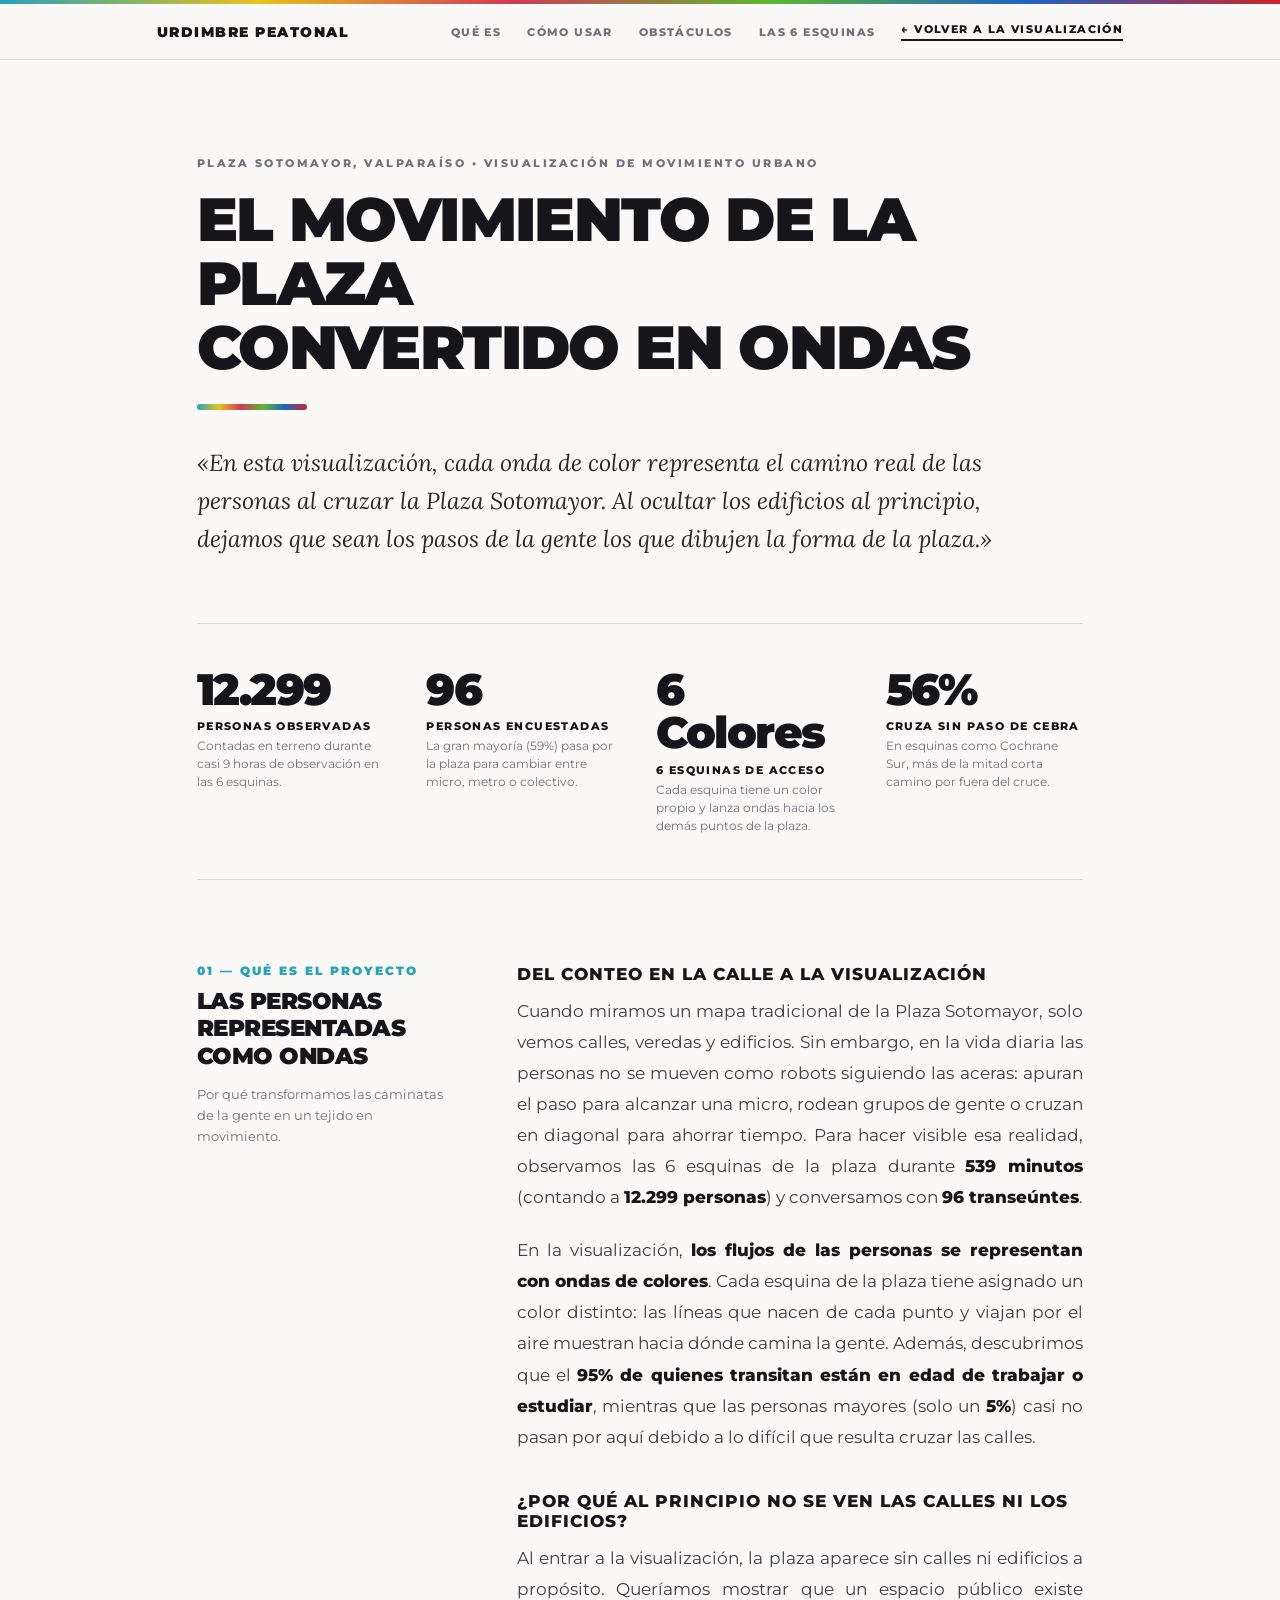
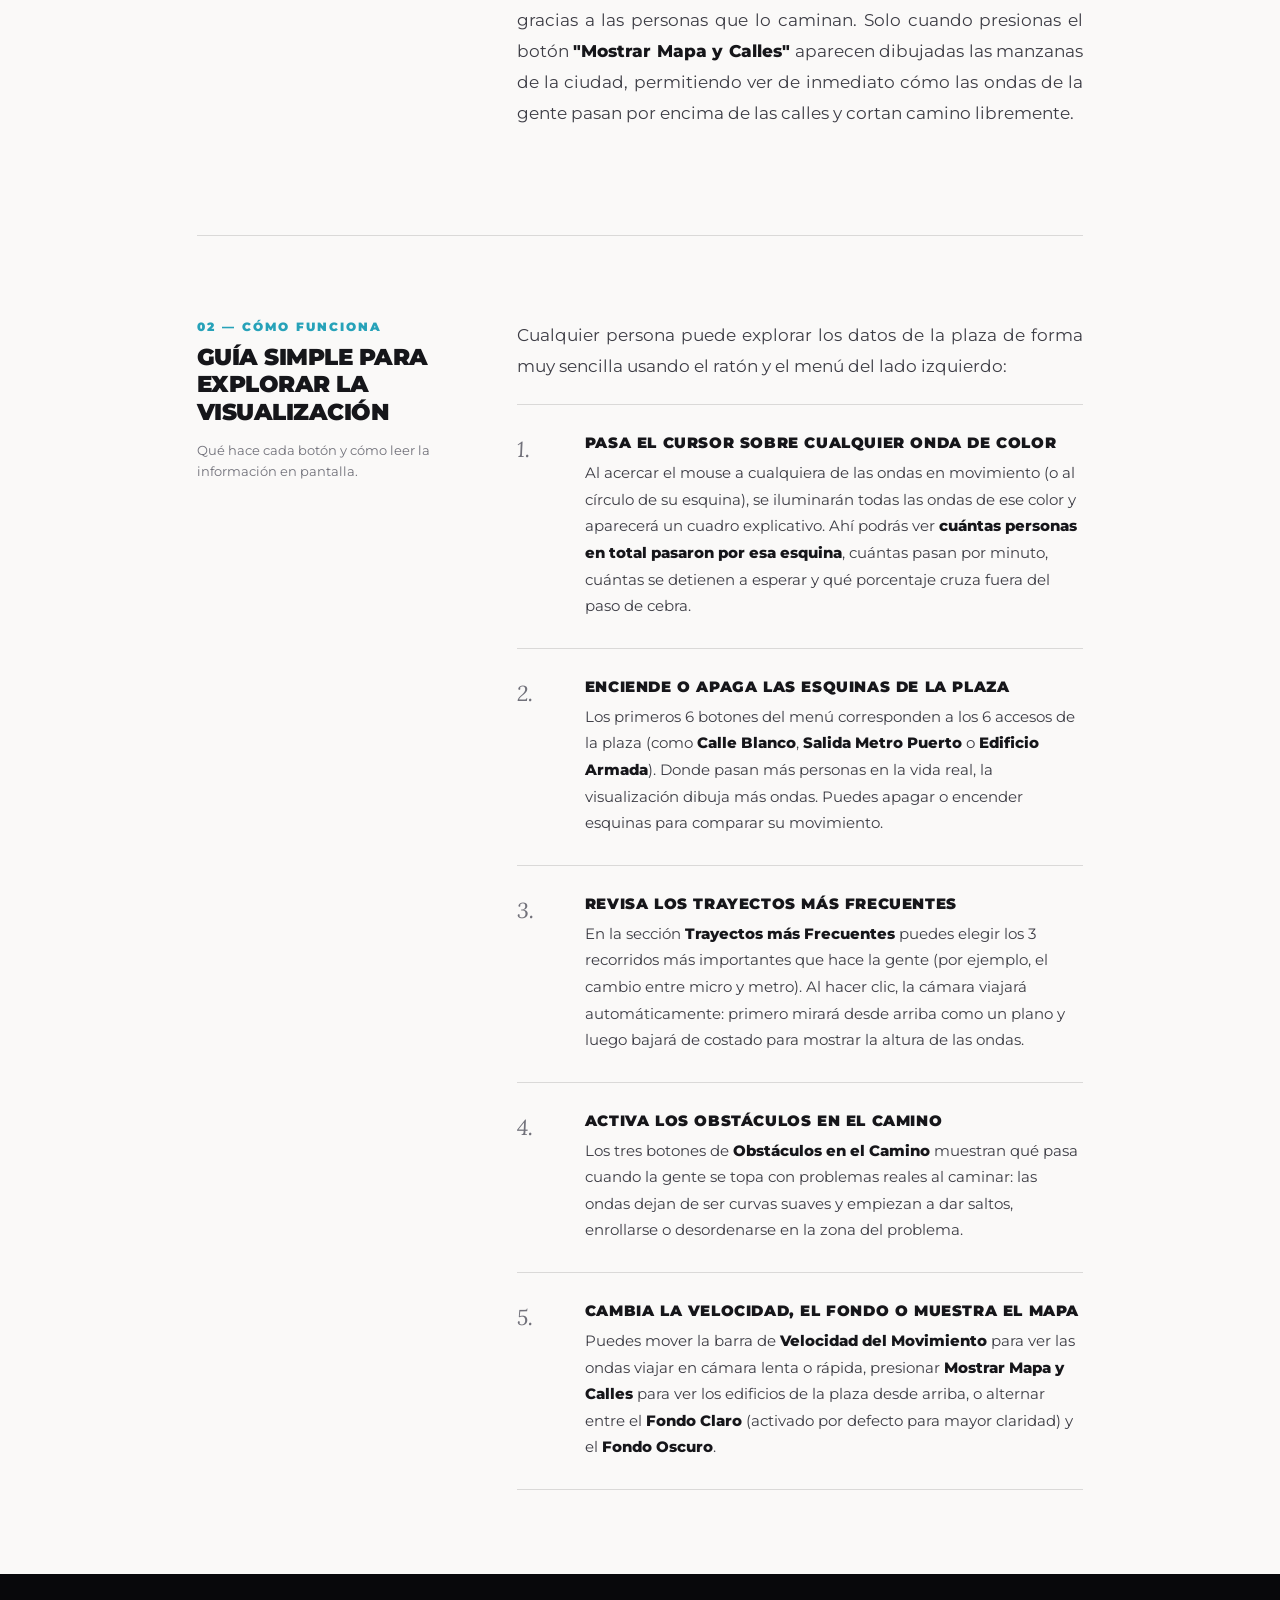
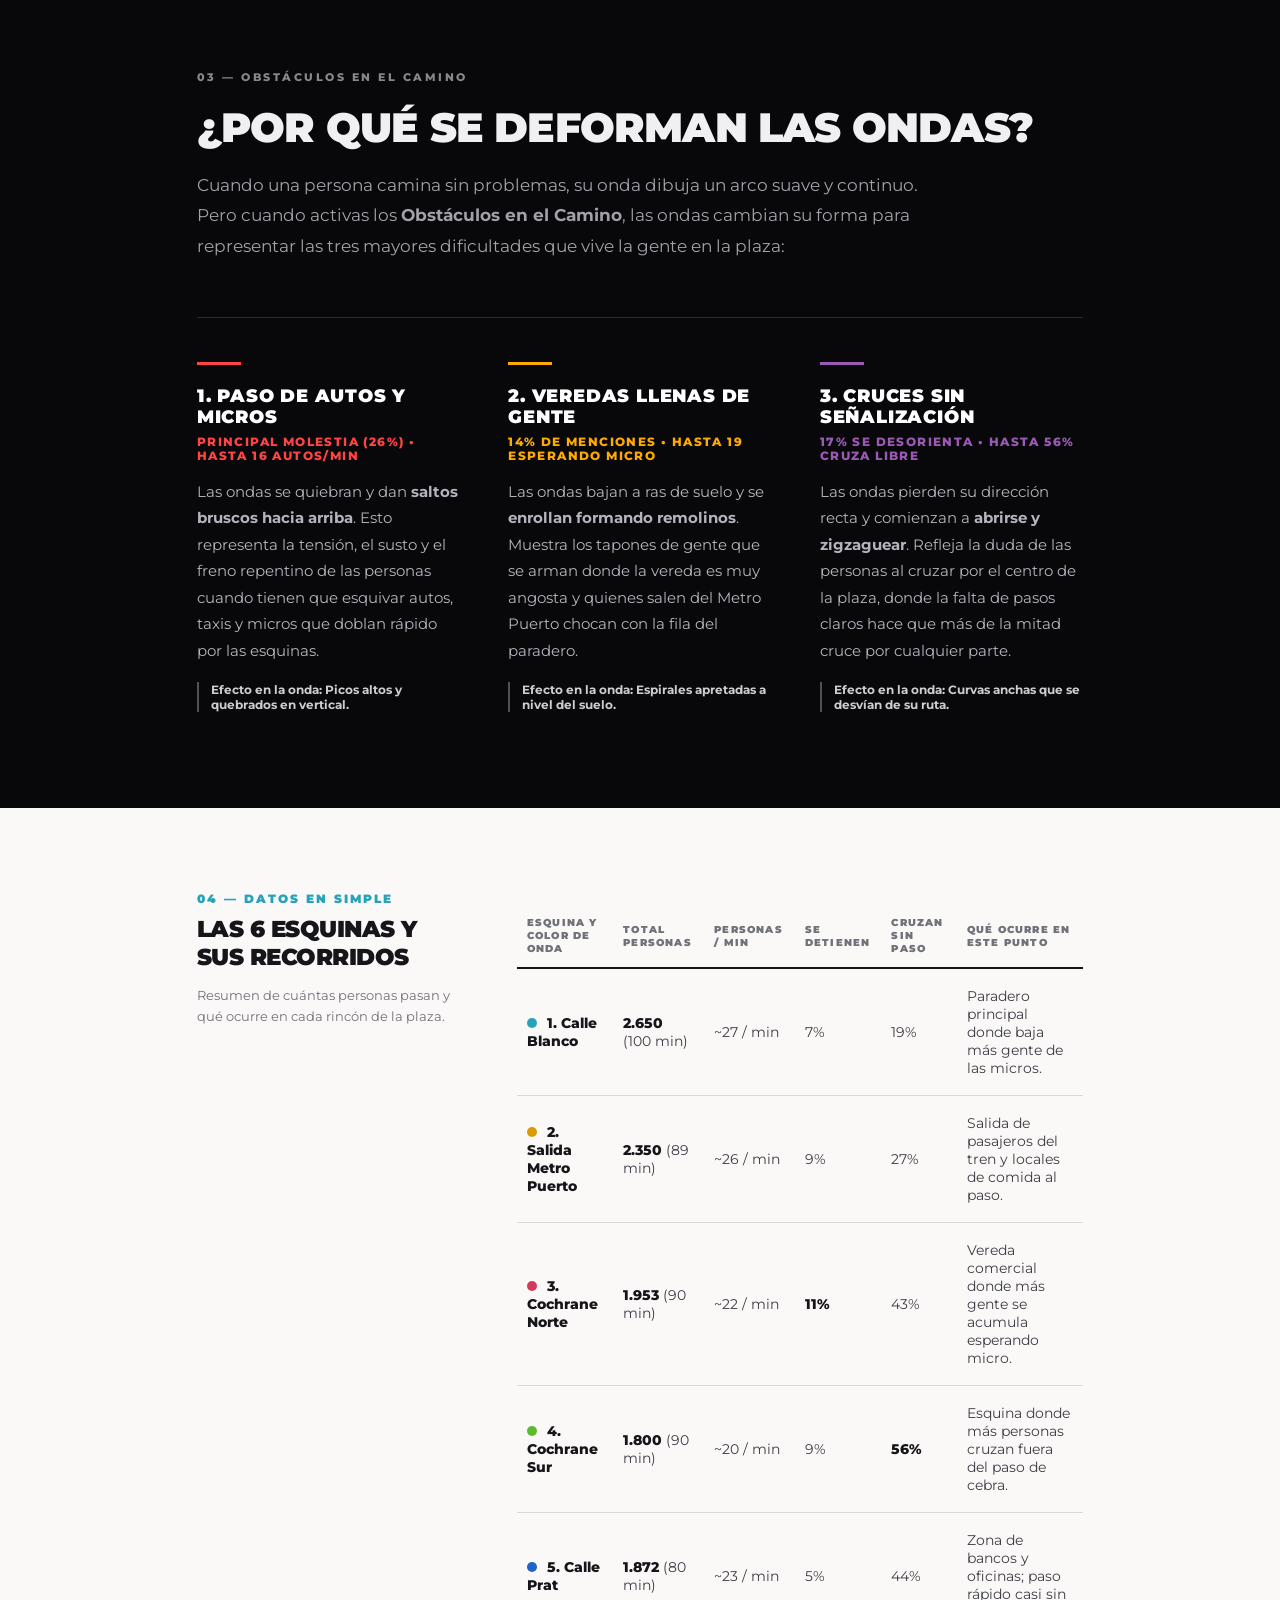
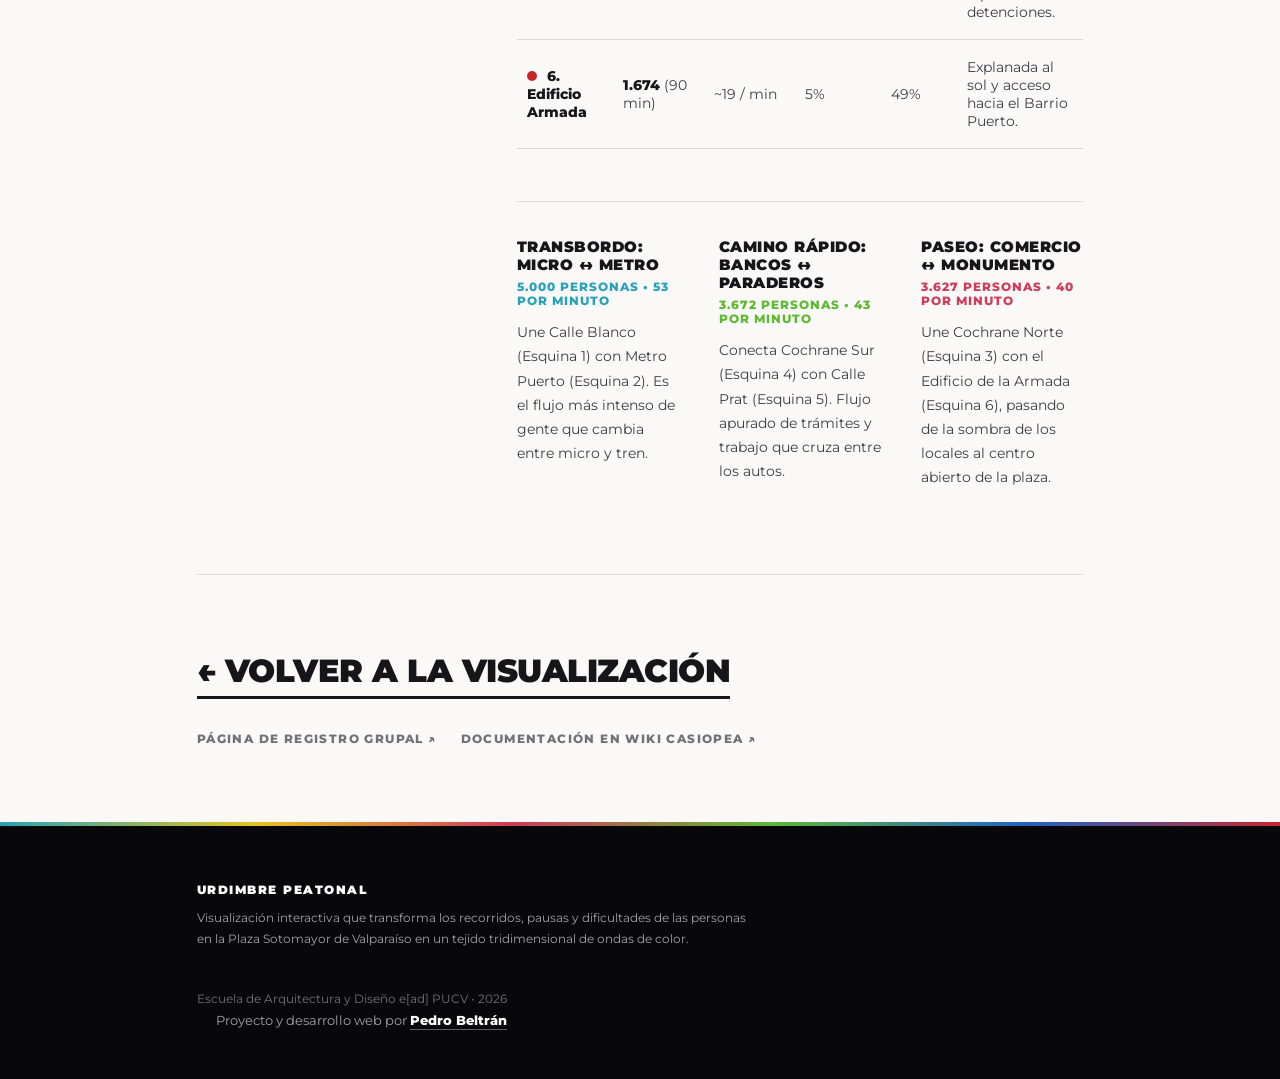
<file: landing.html>
<!DOCTYPE html>
<html lang="es">
<head>
    <meta charset="UTF-8">
    <meta name="viewport" content="width=device-width, initial-scale=1.0">
    <title>Landing — Urdimbre Peatonal | Cómo Funciona el Proyecto</title>
    <link rel="preconnect" href="https://fonts.googleapis.com">
    <link rel="preconnect" href="https://fonts.gstatic.com" crossorigin>
    <link href="https://fonts.googleapis.com/css2?family=Lora:ital,wght@0,400;0,600;1,400&family=Montserrat:wght@300;400;500;600;700;800;900&display=swap" rel="stylesheet">
    <style>
        :root {
            --bg-paper: #faf9f8;
            --bg-ink: #08080b;
            --text-main: #16161a;
            --text-body: #3d3d45;
            --text-muted: #71717a;
            --rule: rgba(22, 22, 26, 0.14);
            --c-e1: #27a2b9;
            --c-e2: #d99b00;
            --c-e3: #d13a5b;
            --c-e4: #5db930;
            --c-e5: #1f64c6;
            --c-e6: #c9252c;
        }

        * { box-sizing: border-box; }

        body, html {
            margin: 0;
            padding: 0;
            width: 100%;
            background-color: var(--bg-paper);
            color: var(--text-main);
            font-family: 'Montserrat', sans-serif;
            scroll-behavior: smooth;
            -webkit-font-smoothing: antialiased;
        }

        /* BARRA SUPERIOR MINIMALISTA SIN CAJAS */
        .top-bar {
            position: sticky;
            top: 0;
            z-index: 100;
            background: rgba(250, 249, 248, 0.92);
            backdrop-filter: blur(12px);
            -webkit-backdrop-filter: blur(12px);
            border-bottom: 1px solid var(--rule);
        }

        .color-line {
            height: 4px;
            width: 100%;
            background: linear-gradient(to right, #27a2b9, #e5c31b, #d13a5b, #5db930, #1f64c6, #c9252c);
        }

        .nav-wrap {
            max-width: 1120px;
            margin: 0 auto;
            padding: 18px 6%;
            display: flex;
            align-items: center;
            justify-content: space-between;
            gap: 20px;
            flex-wrap: wrap;
        }

        .nav-brand {
            text-decoration: none;
            color: var(--text-main);
            font-weight: 900;
            font-size: 0.85em;
            letter-spacing: 1.5px;
            text-transform: uppercase;
        }

        .nav-links {
            display: flex;
            align-items: center;
            gap: 26px;
            flex-wrap: wrap;
        }

        .nav-links a {
            text-decoration: none;
            color: var(--text-muted);
            font-size: 0.7em;
            font-weight: 800;
            text-transform: uppercase;
            letter-spacing: 1.4px;
            transition: color 0.2s ease;
        }

        .nav-links a:hover {
            color: var(--text-main);
        }

        .nav-links a.return-link {
            color: var(--text-main);
            border-bottom: 2px solid var(--text-main);
            padding-bottom: 3px;
        }

        /* PLIEGO EDITORIAL PRINCIPAL */
        .editorial-sheet {
            max-width: 1040px;
            margin: 0 auto;
            padding: 0 6%;
        }

        /* CABECERA MANIFIESTO */
        .manifesto-header {
            padding: 96px 0 64px 0;
            border-bottom: 1px solid var(--rule);
        }

        .kicker {
            font-size: 0.7em;
            font-weight: 800;
            text-transform: uppercase;
            letter-spacing: 2.5px;
            color: var(--text-muted);
            display: block;
            margin-bottom: 18px;
        }

        .manifesto-header h1 {
            font-size: clamp(2.2em, 4.8vw, 3.9em);
            font-weight: 900;
            text-transform: uppercase;
            letter-spacing: -1.6px;
            line-height: 1.04;
            margin: 0 0 24px 0;
            color: var(--text-main);
        }

        .color-bar {
            height: 6px;
            width: 110px;
            margin-bottom: 34px;
            background: linear-gradient(to right, #27a2b9, #e5c31b, #d13a5b, #5db930, #1f64c6, #c9252c);
            border-radius: 3px;
        }

        .lead-quote {
            font-family: 'Lora', serif;
            font-style: italic;
            font-size: clamp(1.15em, 1.9vw, 1.45em);
            line-height: 1.65;
            color: #2c2927;
            max-width: 800px;
            margin: 0;
        }

        /* FRANJA ABIERTA DE CIFRAS (SIN CAJAS) */
        .open-metrics {
            display: grid;
            grid-template-columns: repeat(4, 1fr);
            gap: 32px;
            padding: 44px 0;
            border-bottom: 1px solid var(--rule);
        }

        .metric-item .m-num {
            display: block;
            font-size: clamp(2em, 3.4vw, 2.9em);
            font-weight: 900;
            letter-spacing: -1.5px;
            line-height: 1;
            color: var(--text-main);
            margin-bottom: 8px;
        }

        .metric-item .m-label {
            display: block;
            font-size: 0.68em;
            font-weight: 800;
            text-transform: uppercase;
            letter-spacing: 1.4px;
            color: var(--text-main);
            margin-bottom: 4px;
        }

        .metric-item .m-note {
            display: block;
            font-size: 0.78em;
            color: var(--text-muted);
            line-height: 1.45;
        }

        /* CAPÍTULOS ASIMÉTRICOS (COLUMNA ÍNDICE + COLUMNA PROSA) */
        .chapter {
            display: grid;
            grid-template-columns: 260px 1fr;
            gap: 60px;
            padding: 84px 0;
            border-bottom: 1px solid var(--rule);
            align-items: start;
        }

        .chapter-index {
            position: sticky;
            top: 90px;
        }

        .chapter-num {
            font-size: 0.72em;
            font-weight: 900;
            letter-spacing: 2px;
            color: var(--c-e1);
            display: block;
            margin-bottom: 10px;
        }

        .chapter-index h2 {
            font-size: 1.45em;
            font-weight: 900;
            text-transform: uppercase;
            letter-spacing: -0.5px;
            line-height: 1.18;
            margin: 0 0 14px 0;
        }

        .chapter-index p {
            font-size: 0.8em;
            line-height: 1.65;
            color: var(--text-muted);
            margin: 0;
        }

        .chapter-body h3 {
            font-size: 1.05em;
            font-weight: 800;
            text-transform: uppercase;
            letter-spacing: 1px;
            color: var(--text-main);
            margin: 38px 0 12px 0;
        }

        .chapter-body h3:first-child {
            margin-top: 0;
        }

        .chapter-body p {
            font-size: 1.05em;
            line-height: 1.85;
            color: var(--text-body);
            margin: 0 0 22px 0;
            text-align: justify;
        }

        .chapter-body strong {
            color: var(--text-main);
            font-weight: 800;
        }

        /* LISTA EDITORIAL DE MECÁNICAS DE LA VISUALIZACIÓN (LÍNEAS FINAS, CERO CAJAS) */
        .mechanics-list {
            margin-top: 16px;
        }

        .mechanic-row {
            display: grid;
            grid-template-columns: 48px 1fr;
            gap: 20px;
            padding: 28px 0;
            border-top: 1px solid var(--rule);
        }

        .mechanic-row:last-child {
            border-bottom: 1px solid var(--rule);
        }

        .mechanic-idx {
            font-family: 'Lora', serif;
            font-style: italic;
            font-size: 1.35em;
            color: var(--text-muted);
            padding-top: 2px;
        }

        .mechanic-content h4 {
            font-size: 0.95em;
            font-weight: 900;
            text-transform: uppercase;
            letter-spacing: 0.6px;
            margin: 0 0 8px 0;
            color: var(--text-main);
        }

        .mechanic-content p {
            font-size: 0.95em;
            line-height: 1.75;
            margin: 0;
            text-align: left;
        }

        /* BANDA CONTINUA OSCURA PARA LOS OBSTÁCULOS EN EL CAMINO */
        .dark-bleed {
            background-color: var(--bg-ink);
            color: #f0f0f2;
            padding: 96px 0;
        }

        .dark-bleed .kicker { color: #888; }
        .dark-bleed h2 {
            font-size: clamp(1.8em, 3.2vw, 2.6em);
            font-weight: 900;
            text-transform: uppercase;
            letter-spacing: -0.8px;
            margin: 0 0 18px 0;
        }

        .dark-intro {
            font-size: 1.05em;
            line-height: 1.8;
            color: #a1a1aa;
            max-width: 740px;
            margin-bottom: 56px;
        }

        .topography-stream {
            display: grid;
            grid-template-columns: repeat(3, 1fr);
            gap: 48px;
            border-top: 1px solid rgba(255, 255, 255, 0.14);
            padding-top: 44px;
        }

        .topo-column {
            position: relative;
        }

        .topo-line {
            height: 3px;
            width: 44px;
            margin-bottom: 20px;
        }

        .topo-column h3 {
            font-size: 1.1em;
            font-weight: 900;
            text-transform: uppercase;
            letter-spacing: 0.8px;
            margin: 0 0 8px 0;
            color: #fff;
        }

        .topo-stat {
            display: block;
            font-size: 0.72em;
            font-weight: 800;
            text-transform: uppercase;
            letter-spacing: 1.4px;
            margin-bottom: 16px;
        }

        .topo-column p {
            font-size: 0.92em;
            line-height: 1.8;
            color: #b4b4be;
            margin: 0 0 18px 0;
        }

        .topo-shape {
            font-size: 0.78em;
            font-weight: 700;
            color: rgba(255, 255, 255, 0.8);
            border-left: 2px solid rgba(255, 255, 255, 0.3);
            padding-left: 12px;
        }

        /* LISTADO ABIERTO DE LAS 6 ESQUINAS Y TRAYECTOS */
        .corners-ledger {
            width: 100%;
            border-collapse: collapse;
            margin-top: 12px;
            font-size: 0.88em;
        }

        .corners-ledger th {
            text-align: left;
            font-size: 0.72em;
            font-weight: 900;
            text-transform: uppercase;
            letter-spacing: 1.2px;
            color: var(--text-muted);
            padding: 12px 10px;
            border-bottom: 2px solid var(--text-main);
        }

        .corners-ledger td {
            padding: 18px 10px;
            border-bottom: 1px solid var(--rule);
            color: var(--text-body);
        }

        .corners-ledger td strong {
            color: var(--text-main);
        }

        .swatch {
            display: inline-block;
            width: 10px;
            height: 10px;
            border-radius: 50%;
            margin-right: 10px;
        }

        .relations-open {
            display: grid;
            grid-template-columns: repeat(3, 1fr);
            gap: 40px;
            margin-top: 52px;
            padding-top: 36px;
            border-top: 1px solid var(--rule);
        }

        .rel-col h4 {
            font-size: 0.92em;
            font-weight: 900;
            text-transform: uppercase;
            letter-spacing: 0.5px;
            margin: 0 0 6px 0;
        }

        .rel-col span {
            display: block;
            font-size: 0.72em;
            font-weight: 800;
            text-transform: uppercase;
            letter-spacing: 1px;
            margin-bottom: 12px;
        }

        .rel-col p {
            font-size: 0.88em !important;
            line-height: 1.72 !important;
            text-align: left !important;
            margin: 0 !important;
        }

        /* CIERRE Y RETORNO A LA VISUALIZACIÓN */
        .closing-links {
            padding: 76px 0;
            display: flex;
            align-items: baseline;
            justify-content: space-between;
            gap: 32px;
            flex-wrap: wrap;
        }

        .closing-links a.big-return {
            font-size: clamp(1.3em, 2.5vw, 2em);
            font-weight: 900;
            text-transform: uppercase;
            letter-spacing: -0.5px;
            color: var(--text-main);
            text-decoration: none;
            border-bottom: 3px solid var(--text-main);
            padding-bottom: 6px;
            transition: color 0.2s ease, border-color 0.2s ease;
        }

        .closing-links a.big-return:hover {
            color: var(--c-e1);
            border-color: var(--c-e1);
        }

        .external-refs {
            display: flex;
            gap: 24px;
            flex-wrap: wrap;
        }

        .external-refs a {
            font-size: 0.75em;
            font-weight: 800;
            text-transform: uppercase;
            letter-spacing: 1.4px;
            color: var(--text-muted);
            text-decoration: none;
            transition: color 0.2s ease;
        }

        .external-refs a:hover {
            color: var(--text-main);
        }

        /* FOOTER NEGRO CON DESCRIPCIÓN Y AUTORÍA ÚNICA */
        footer {
            background-color: var(--bg-ink);
            color: #a1a1aa;
            font-size: 0.82em;
        }

        .footer-inner {
            max-width: 1040px;
            margin: 0 auto;
            padding: 56px 6% 48px 6%;
            display: flex;
            align-items: flex-end;
            justify-content: space-between;
            gap: 40px;
            flex-wrap: wrap;
        }

        .footer-about {
            max-width: 560px;
        }

        .footer-about h4 {
            color: #ffffff;
            font-size: 0.95em;
            font-weight: 900;
            text-transform: uppercase;
            letter-spacing: 1.5px;
            margin: 0 0 10px 0;
        }

        .footer-about p {
            margin: 0;
            line-height: 1.7;
            color: #a1a1aa;
            font-size: 0.95em;
        }

        .footer-meta {
            text-align: right;
            line-height: 1.7;
        }

        .footer-meta span {
            display: block;
            color: #71717a;
            font-size: 0.9em;
        }

        footer a {
            color: #ffffff;
            font-weight: 800;
            text-decoration: none;
            border-bottom: 1px solid rgba(255, 255, 255, 0.35);
            padding-bottom: 1px;
            transition: border-color 0.2s ease, color 0.2s ease;
        }

        footer a:hover {
            color: var(--c-e1);
            border-color: var(--c-e1);
        }

        @media (max-width: 860px) {
            .open-metrics { grid-template-columns: repeat(2, 1fr); }
            .chapter { grid-template-columns: 1fr; gap: 24px; padding: 56px 0; }
            .chapter-index { position: static; }
            .topography-stream, .relations-open { grid-template-columns: 1fr; gap: 32px; }
            .footer-meta { text-align: left; }
        }
    </style>
</head>
<body>

    <header class="top-bar">
        <div class="color-line"></div>
        <div class="nav-wrap">
            <a href="index.html" class="nav-brand">Urdimbre Peatonal</a>
            <nav class="nav-links">
                <a href="#origen">Qué es</a>
                <a href="#interaccion">Cómo Usar</a>
                <a href="#fricciones">Obstáculos</a>
                <a href="#esquinas">Las 6 Esquinas</a>
                <a href="index.html" class="return-link">← Volver a la Visualización</a>
            </nav>
        </div>
    </header>

    <main>
        <div class="editorial-sheet">

            <!-- MANIFIESTO PRINCIPAL -->
            <section class="manifesto-header">
                <span class="kicker">Plaza Sotomayor, Valparaíso • Visualización de Movimiento Urbano</span>
                <h1>El Movimiento de la Plaza<br>Convertido en Ondas</h1>
                <div class="color-bar"></div>
                <p class="lead-quote">
                    «En esta visualización, cada onda de color representa el camino real de las personas al cruzar la Plaza Sotomayor. Al ocultar los edificios al principio, dejamos que sean los pasos de la gente los que dibujen la forma de la plaza.»
                </p>
            </section>

            <!-- CIFRAS EN ABIERTO -->
            <div class="open-metrics">
                <div class="metric-item">
                    <span class="m-num">12.299</span>
                    <span class="m-label">Personas Observadas</span>
                    <span class="m-note">Contadas en terreno durante casi 9 horas de observación en las 6 esquinas.</span>
                </div>
                <div class="metric-item">
                    <span class="m-num">96</span>
                    <span class="m-label">Personas Encuestadas</span>
                    <span class="m-note">La gran mayoría (59%) pasa por la plaza para cambiar entre micro, metro o colectivo.</span>
                </div>
                <div class="metric-item">
                    <span class="m-num">6 Colores</span>
                    <span class="m-label">6 Esquinas de Acceso</span>
                    <span class="m-note">Cada esquina tiene un color propio y lanza ondas hacia los demás puntos de la plaza.</span>
                </div>
                <div class="metric-item">
                    <span class="m-num">56%</span>
                    <span class="m-label">Cruza sin Paso de Cebra</span>
                    <span class="m-note">En esquinas como Cochrane Sur, más de la mitad corta camino por fuera del cruce.</span>
                </div>
            </div>

            <!-- CAPÍTULO 01: QUÉ ES Y POR QUÉ SE REPRESENTA CON ONDAS -->
            <section id="origen" class="chapter">
                <div class="chapter-index">
                    <span class="chapter-num">01 — QUÉ ES EL PROYECTO</span>
                    <h2>Las Personas Representadas como Ondas</h2>
                    <p>Por qué transformamos las caminatas de la gente en un tejido en movimiento.</p>
                </div>

                <div class="chapter-body">
                    <h3>Del conteo en la calle a la visualización</h3>
                    <p>
                        Cuando miramos un mapa tradicional de la Plaza Sotomayor, solo vemos calles, veredas y edificios. Sin embargo, en la vida diaria las personas no se mueven como robots siguiendo las aceras: apuran el paso para alcanzar una micro, rodean grupos de gente o cruzan en diagonal para ahorrar tiempo. Para hacer visible esa realidad, observamos las 6 esquinas de la plaza durante <strong>539 minutos</strong> (contando a <strong>12.299 personas</strong>) y conversamos con <strong>96 transeúntes</strong>.
                    </p>
                    <p>
                        En la visualización, <strong>los flujos de las personas se representan con ondas de colores</strong>. Cada esquina de la plaza tiene asignado un color distinto: las líneas que nacen de cada punto y viajan por el aire muestran hacia dónde camina la gente. Además, descubrimos que el <strong>95% de quienes transitan están en edad de trabajar o estudiar</strong>, mientras que las personas mayores (solo un <strong>5%</strong>) casi no pasan por aquí debido a lo difícil que resulta cruzar las calles.
                    </p>

                    <h3>¿Por qué al principio no se ven las calles ni los edificios?</h3>
                    <p>
                        Al entrar a la visualización, la plaza aparece sin calles ni edificios a propósito. Queríamos mostrar que un espacio público existe gracias a las personas que lo caminan. Solo cuando presionas el botón <strong>"Mostrar Mapa y Calles"</strong> aparecen dibujadas las manzanas de la ciudad, permitiendo ver de inmediato cómo las ondas de la gente pasan por encima de las calles y cortan camino libremente.
                    </p>
                </div>
            </section>

            <!-- CAPÍTULO 02: CÓMO USAR LA VISUALIZACIÓN -->
            <section id="interaccion" class="chapter" style="border-bottom: none;">
                <div class="chapter-index">
                    <span class="chapter-num">02 — CÓMO FUNCIONA</span>
                    <h2>Guía Simple para Explorar la Visualización</h2>
                    <p>Qué hace cada botón y cómo leer la información en pantalla.</p>
                </div>

                <div class="chapter-body">
                    <p>
                        Cualquier persona puede explorar los datos de la plaza de forma muy sencilla usando el ratón y el menú del lado izquierdo:
                    </p>

                    <div class="mechanics-list">
                        <div class="mechanic-row">
                            <span class="mechanic-idx">1.</span>
                            <div class="mechanic-content">
                                <h4>Pasa el cursor sobre cualquier onda de color</h4>
                                <p>
                                    Al acercar el mouse a cualquiera de las ondas en movimiento (o al círculo de su esquina), se iluminarán todas las ondas de ese color y aparecerá un cuadro explicativo. Ahí podrás ver <strong>cuántas personas en total pasaron por esa esquina</strong>, cuántas pasan por minuto, cuántas se detienen a esperar y qué porcentaje cruza fuera del paso de cebra.
                                </p>
                            </div>
                        </div>

                        <div class="mechanic-row">
                            <span class="mechanic-idx">2.</span>
                            <div class="mechanic-content">
                                <h4>Enciende o apaga las Esquinas de la Plaza</h4>
                                <p>
                                    Los primeros 6 botones del menú corresponden a los 6 accesos de la plaza (como <strong>Calle Blanco</strong>, <strong>Salida Metro Puerto</strong> o <strong>Edificio Armada</strong>). Donde pasan más personas en la vida real, la visualización dibuja más ondas. Puedes apagar o encender esquinas para comparar su movimiento.
                                </p>
                            </div>
                        </div>

                        <div class="mechanic-row">
                            <span class="mechanic-idx">3.</span>
                            <div class="mechanic-content">
                                <h4>Revisa los Trayectos más Frecuentes</h4>
                                <p>
                                    En la sección <strong>Trayectos más Frecuentes</strong> puedes elegir los 3 recorridos más importantes que hace la gente (por ejemplo, el cambio entre micro y metro). Al hacer clic, la cámara viajará automáticamente: primero mirará desde arriba como un plano y luego bajará de costado para mostrar la altura de las ondas.
                                </p>
                            </div>
                        </div>

                        <div class="mechanic-row">
                            <span class="mechanic-idx">4.</span>
                            <div class="mechanic-content">
                                <h4>Activa los Obstáculos en el Camino</h4>
                                <p>
                                    Los tres botones de <strong>Obstáculos en el Camino</strong> muestran qué pasa cuando la gente se topa con problemas reales al caminar: las ondas dejan de ser curvas suaves y empiezan a dar saltos, enrollarse o desordenarse en la zona del problema.
                                </p>
                            </div>
                        </div>

                        <div class="mechanic-row">
                            <span class="mechanic-idx">5.</span>
                            <div class="mechanic-content">
                                <h4>Cambia la Velocidad, el Fondo o Muestra el Mapa</h4>
                                <p>
                                    Puedes mover la barra de <strong>Velocidad del Movimiento</strong> para ver las ondas viajar en cámara lenta o rápida, presionar <strong>Mostrar Mapa y Calles</strong> para ver los edificios de la plaza desde arriba, o alternar entre el <strong>Fondo Claro</strong> (activado por defecto para mayor claridad) y el <strong>Fondo Oscuro</strong>.
                                </p>
                            </div>
                        </div>
                    </div>
                </div>
            </section>

        </div>

        <!-- BANDA OSCURA CONTINUA: LOS TRES OBSTÁCULOS EN EL CAMINO -->
        <section id="fricciones" class="dark-bleed">
            <div class="editorial-sheet">
                <span class="kicker">03 — Obstáculos en el Camino</span>
                <h2>¿Por qué se Deforman las Ondas?</h2>
                <p class="dark-intro">
                    Cuando una persona camina sin problemas, su onda dibuja un arco suave y continuo. Pero cuando activas los <strong>Obstáculos en el Camino</strong>, las ondas cambian su forma para representar las tres mayores dificultades que vive la gente en la plaza:
                </p>

                <div class="topography-stream">
                    <div class="topo-column">
                        <div class="topo-line" style="background: #ff4444;"></div>
                        <h3>1. Paso de Autos y Micros</h3>
                        <span class="topo-stat" style="color: #ff4444;">Principal molestia (26%) • Hasta 16 autos/min</span>
                        <p>
                            Las ondas se quiebran y dan <strong>saltos bruscos hacia arriba</strong>. Esto representa la tensión, el susto y el freno repentino de las personas cuando tienen que esquivar autos, taxis y micros que doblan rápido por las esquinas.
                        </p>
                        <div class="topo-shape">Efecto en la onda: Picos altos y quebrados en vertical.</div>
                    </div>

                    <div class="topo-column">
                        <div class="topo-line" style="background: #ffaa00;"></div>
                        <h3>2. Veredas Llenas de Gente</h3>
                        <span class="topo-stat" style="color: #ffaa00;">14% de menciones • Hasta 19 esperando micro</span>
                        <p>
                            Las ondas bajan a ras de suelo y se <strong>enrollan formando remolinos</strong>. Muestra los tapones de gente que se arman donde la vereda es muy angosta y quienes salen del Metro Puerto chocan con la fila del paradero.
                        </p>
                        <div class="topo-shape">Efecto en la onda: Espirales apretadas a nivel del suelo.</div>
                    </div>

                    <div class="topo-column">
                        <div class="topo-line" style="background: #9b59b6;"></div>
                        <h3>3. Cruces sin Señalización</h3>
                        <span class="topo-stat" style="color: #9b59b6;">17% se desorienta • Hasta 56% cruza libre</span>
                        <p>
                            Las ondas pierden su dirección recta y comienzan a <strong>abrirse y zigzaguear</strong>. Refleja la duda de las personas al cruzar por el centro de la plaza, donde la falta de pasos claros hace que más de la mitad cruce por cualquier parte.
                        </p>
                        <div class="topo-shape">Efecto en la onda: Curvas anchas que se desvían de su ruta.</div>
                    </div>
                </div>
            </div>
        </section>

        <!-- CAPÍTULO 04: SÍNTESIS DE ESQUINAS Y TRAYECTOS -->
        <div class="editorial-sheet">
            <section id="esquinas" class="chapter">
                <div class="chapter-index">
                    <span class="chapter-num">04 — DATOS EN SIMPLE</span>
                    <h2>Las 6 Esquinas y sus Recorridos</h2>
                    <p>Resumen de cuántas personas pasan y qué ocurre en cada rincón de la plaza.</p>
                </div>

                <div class="chapter-body">
                    <table class="corners-ledger">
                        <thead>
                            <tr>
                                <th>Esquina y Color de Onda</th>
                                <th>Total Personas</th>
                                <th>Personas / min</th>
                                <th>Se Detienen</th>
                                <th>Cruzan sin Paso</th>
                                <th>Qué ocurre en este punto</th>
                            </tr>
                        </thead>
                        <tbody>
                            <tr>
                                <td><span class="swatch" style="background:var(--c-e1)"></span><strong>1. Calle Blanco</strong></td>
                                <td><strong>2.650</strong> (100 min)</td>
                                <td>~27 / min</td>
                                <td>7%</td>
                                <td>19%</td>
                                <td>Paradero principal donde baja más gente de las micros.</td>
                            </tr>
                            <tr>
                                <td><span class="swatch" style="background:#d99b00"></span><strong>2. Salida Metro Puerto</strong></td>
                                <td><strong>2.350</strong> (89 min)</td>
                                <td>~26 / min</td>
                                <td>9%</td>
                                <td>27%</td>
                                <td>Salida de pasajeros del tren y locales de comida al paso.</td>
                            </tr>
                            <tr>
                                <td><span class="swatch" style="background:var(--c-e3)"></span><strong>3. Cochrane Norte</strong></td>
                                <td><strong>1.953</strong> (90 min)</td>
                                <td>~22 / min</td>
                                <td><strong>11%</strong></td>
                                <td>43%</td>
                                <td>Vereda comercial donde más gente se acumula esperando micro.</td>
                            </tr>
                            <tr>
                                <td><span class="swatch" style="background:var(--c-e4)"></span><strong>4. Cochrane Sur</strong></td>
                                <td><strong>1.800</strong> (90 min)</td>
                                <td>~20 / min</td>
                                <td>9%</td>
                                <td><strong>56%</strong></td>
                                <td>Esquina donde más personas cruzan fuera del paso de cebra.</td>
                            </tr>
                            <tr>
                                <td><span class="swatch" style="background:var(--c-e5)"></span><strong>5. Calle Prat</strong></td>
                                <td><strong>1.872</strong> (80 min)</td>
                                <td>~23 / min</td>
                                <td>5%</td>
                                <td>44%</td>
                                <td>Zona de bancos y oficinas; paso rápido casi sin detenciones.</td>
                            </tr>
                            <tr>
                                <td><span class="swatch" style="background:var(--c-e6)"></span><strong>6. Edificio Armada</strong></td>
                                <td><strong>1.674</strong> (90 min)</td>
                                <td>~19 / min</td>
                                <td>5%</td>
                                <td>49%</td>
                                <td>Explanada al sol y acceso hacia el Barrio Puerto.</td>
                            </tr>
                        </tbody>
                    </table>

                    <div class="relations-open">
                        <div class="rel-col">
                            <h4>Transbordo: Micro ↔ Metro</h4>
                            <span style="color: var(--c-e1);">5.000 personas • 53 por minuto</span>
                            <p>Une Calle Blanco (Esquina 1) con Metro Puerto (Esquina 2). Es el flujo más intenso de gente que cambia entre micro y tren.</p>
                        </div>
                        <div class="rel-col">
                            <h4>Camino Rápido: Bancos ↔ Paraderos</h4>
                            <span style="color: var(--c-e4);">3.672 personas • 43 por minuto</span>
                            <p>Conecta Cochrane Sur (Esquina 4) con Calle Prat (Esquina 5). Flujo apurado de trámites y trabajo que cruza entre los autos.</p>
                        </div>
                        <div class="rel-col">
                            <h4>Paseo: Comercio ↔ Monumento</h4>
                            <span style="color: var(--c-e3);">3.627 personas • 40 por minuto</span>
                            <p>Une Cochrane Norte (Esquina 3) con el Edificio de la Armada (Esquina 6), pasando de la sombra de los locales al centro abierto de la plaza.</p>
                        </div>
                    </div>
                </div>
            </section>

            <!-- ENLACE DE RETORNO A LA VISUALIZACIÓN -->
            <div class="closing-links">
                <a href="index.html" class="big-return">← Volver a la Visualización</a>
                <div class="external-refs">
                    <a href="https://pedropablob.github.io/visualizando-los-flujos/" target="_blank" rel="noopener">Página de Registro Grupal ↗</a>
                    <a href="https://wiki.ead.pucv.cl/Proyecto_de_Visualizaci%C3%B3n_-_Grupo_4" target="_blank" rel="noopener">Documentación en Wiki Casiopea ↗</a>
                </div>
            </div>
        </div>
    </main>

    <footer>
        <div class="color-line"></div>
        <div class="footer-inner">
            <div class="footer-about">
                <h4>Urdimbre Peatonal</h4>
                <p>
                    Visualización interactiva que transforma los recorridos, pausas y dificultades de las personas en la Plaza Sotomayor de Valparaíso en un tejido tridimensional de ondas de color.
                </p>
            </div>
            <div class="footer-meta">
                <span>Escuela de Arquitectura y Diseño e[ad] PUCV • 2026</span>
                <div>Proyecto y desarrollo web por <a href="https://wiki.ead.pucv.cl/Pedro_Beltr%C3%A1n" target="_blank" rel="noopener">Pedro Beltrán</a></div>
            </div>
        </div>
    </footer>

</body>
</html>
</file>
